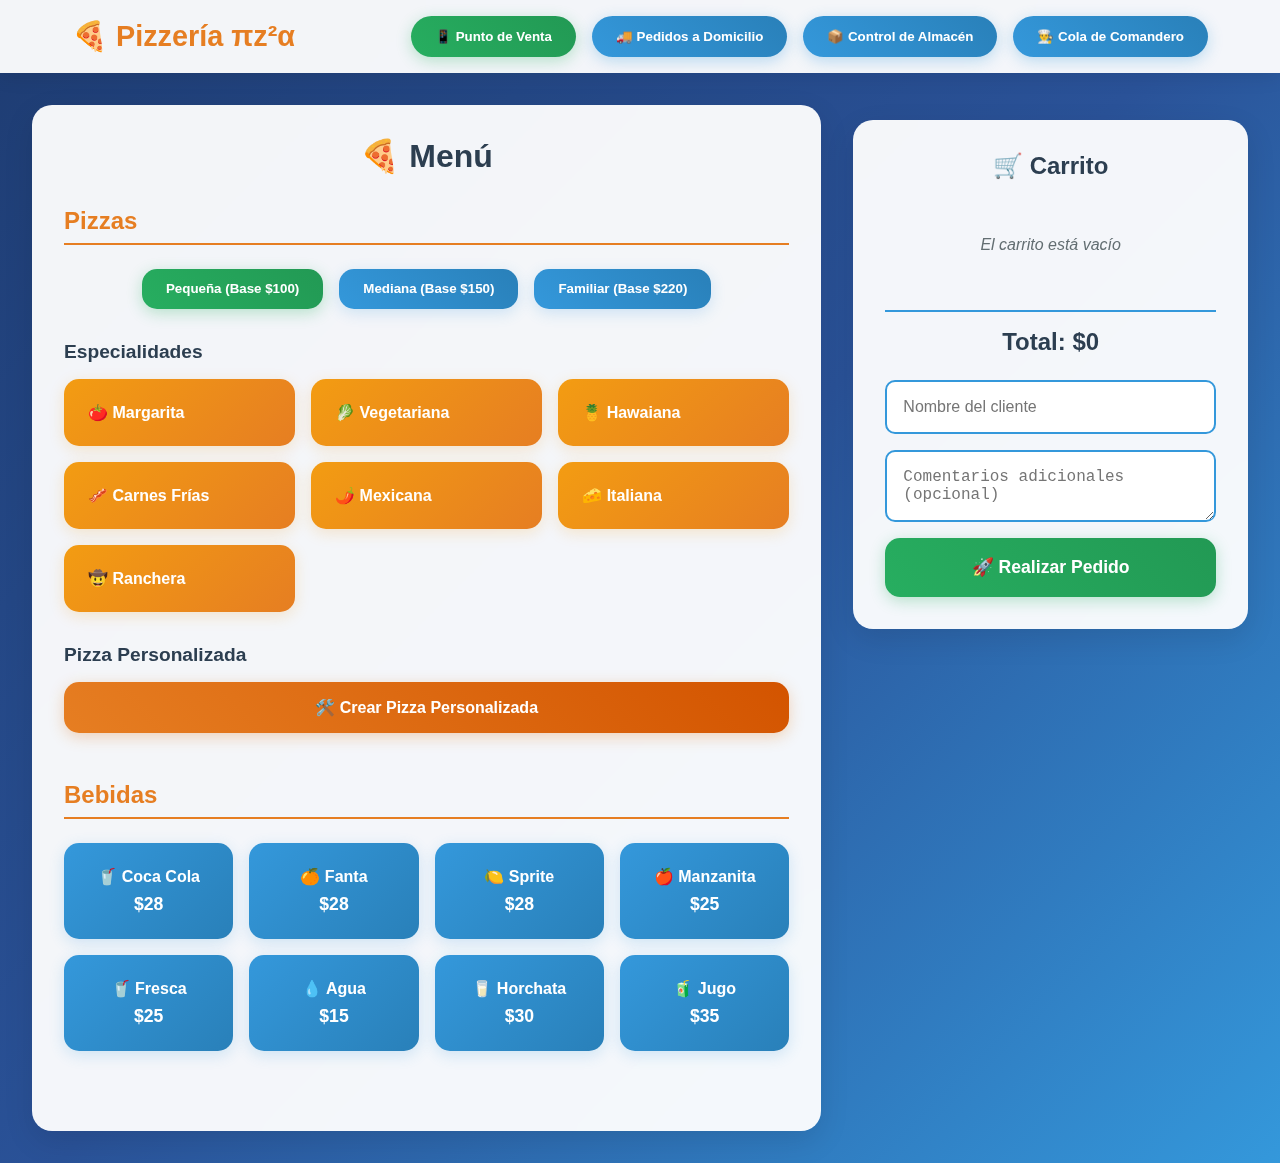
<file: index.html>
<!DOCTYPE html>
<html lang="es">

<head>
    <meta charset="UTF-8">
    <meta name="viewport" content="width=device-width, initial-scale=1.0">
    <link rel="icon" href="https://public-frontend-cos.metadl.com/mgx/img/favicon.png" type="image/png">
    <title>Pizzería Don Giuseppe</title>
    <link rel="stylesheet" href="./style.css">
</head>

<body>
    <!-- Navigation Header -->
    <header class="navbar">
        <div class="nav-container">
            <div class="logo">
                <h1>🍕 Pizzería πz²α</h1>
            </div>
            <nav class="nav-menu">
                <button class="nav-btn active" data-view="pos">📱 Punto de Venta</button>
                <button class="nav-btn" data-view="delivery">🚚 Pedidos a Domicilio</button>
                <button class="nav-btn" data-view="inventory">📦 Control de Almacén</button>
                <button class="nav-btn" data-view="orders">👨‍🍳 Cola de Comandero</button>
            </nav>
        </div>
    </header>

     <!-- ###################### CONTENIDO ########################## -->
    <main class="main-content">
        <!-- @@@ VISTA DE PUNTO DE VENTA @@@ -->
        <div id="pos-view" class="view active">
            <div class="pos-container">
                <div class="menu-section">
                    <h2>🍕 Menú</h2>
                    
                    <!-- Seccion Pizza -->
                    <div class="product-category">
                        <h3>Pizzas</h3>
                        <div class="size-selector">
                            <button class="size-btn active" data-size="pequeña" data-multiplier="1">Pequeña (Base $100)</button>
                            <button class="size-btn" data-size="mediana" data-multiplier="1.5">Mediana (Base $150)</button>
                            <button class="size-btn" data-size="familiar" data-multiplier="2.2">Familiar (Base $220)</button>
                        </div>
                        
                        <!-- Especialidades -->
                        <div class="specialty-pizzas">
                            <h4>Especialidades</h4>
                            <div class="pizza-grid">
                                <div class="pizza-card" data-specialty="margarita" data-price="120">
                                    <span>🍅 Margarita</span>
                                    
                                </div>
                                <div class="pizza-card" data-specialty="vegetariana" data-price="130">
                                    <span>🥬 Vegetariana</span>
                                    
                                </div>
                                <div class="pizza-card" data-specialty="hawaiana" data-price="130">
                                    <span>🍍 Hawaiana</span>
                                    
                                </div>
                                <div class="pizza-card" data-specialty="carnes-frias" data-price="140">
                                    <span>🥓 Carnes Frías</span>
                                    
                                </div>
                                <div class="pizza-card" data-specialty="mexicana" data-price="135">
                                    <span>🌶️ Mexicana</span>
                                    
                                </div>
                                <div class="pizza-card" data-specialty="italiana" data-price="135">
                                    <span>🧀 Italiana</span>
                                    
                                </div>
                                <div class="pizza-card" data-specialty="ranchera" data-price="145">
                                    <span>🤠 Ranchera</span>
                                    
                                </div>
                            </div>
                        </div>

                        <!-- EL arma pizzas -->
                        <div class="custom-pizza">
                            <h4>Pizza Personalizada</h4>
                            <button class="build-pizza-btn">🛠️ Crear Pizza Personalizada</button>
                            <div class="ingredients-panel" style="display: none;">
                                <h5>Ingredientes</h5>
                                <div class="ingredients-grid">
                                    <label class="ingredient-item">
                                        <input type="checkbox" data-ingredient="peperoni" data-price="20">
                                        <span>🍕 Peperoni (+$20)</span>
                                    </label>
                                    <label class="ingredient-item">
                                        <input type="checkbox" data-ingredient="jamon" data-price="18">
                                        <span>🍖 Jamón (+$18)</span>
                                    </label>
                                    <label class="ingredient-item">
                                        <input type="checkbox" data-ingredient="salami" data-price="22">
                                        <span>🥩 Salami (+$22)</span>
                                    </label>
                                    <label class="ingredient-item">
                                        <input type="checkbox" data-ingredient="chorizo" data-price="25">
                                        <span>🌭 Chorizo (+$25)</span>
                                    </label>
                                    <label class="ingredient-item">
                                        <input type="checkbox" data-ingredient="tocino" data-price="24">
                                        <span>🥓 Tocino (+$24)</span>
                                    </label>
                                    <label class="ingredient-item">
                                        <input type="checkbox" data-ingredient="pastor" data-price="26">
                                        <span>🌮 Pastor (+$26)</span>
                                    </label>
                                    <label class="ingredient-item">
                                        <input type="checkbox" data-ingredient="champiñon" data-price="15">
                                        <span>🍄 Champiñón (+$15)</span>
                                    </label>
                                    <label class="ingredient-item">
                                        <input type="checkbox" data-ingredient="piña" data-price="12">
                                        <span>🍍 Piña (+$12)</span>
                                    </label>
                                    <label class="ingredient-item">
                                        <input type="checkbox" data-ingredient="cebolla" data-price="10">
                                        <span>🧅 Cebolla (+$10)</span>
                                    </label>
                                    <label class="ingredient-item">
                                        <input type="checkbox" data-ingredient="chile" data-price="8">
                                        <span>🌶️ Chile (+$8)</span>
                                    </label>
                                    <label class="ingredient-item">
                                        <input type="checkbox" data-ingredient="parmesano" data-price="16">
                                        <span>🧀 Parmesano (+$16)</span>
                                    </label>
                                </div>
                                <button class="add-custom-pizza">Agregar Pizza ($<span id="custom-price">100</span>)</button>
                            </div>
                        </div>
                    </div>

                    <!-- Bebidas -->
                    <div class="product-category">
                        <h3>Bebidas</h3>
                        <div class="drinks-grid">
                            <div class="drink-card" data-drink="coca" data-price="28">
                                <span>🥤 Coca Cola</span>
                                <span class="price">$28</span>
                            </div>
                            <div class="drink-card" data-drink="fanta" data-price="28">
                                <span>🍊 Fanta</span>
                                <span class="price">$28</span>
                            </div>
                            <div class="drink-card" data-drink="sprite" data-price="28">
                                <span>🍋 Sprite</span>
                                <span class="price">$28</span>
                            </div>
                            <div class="drink-card" data-drink="manzanita" data-price="25">
                                <span>🍎 Manzanita</span>
                                <span class="price">$25</span>
                            </div>
                            <div class="drink-card" data-drink="fresca" data-price="25">
                                <span>🥤 Fresca</span>
                                <span class="price">$25</span>
                            </div>
                            <div class="drink-card" data-drink="agua" data-price="15">
                                <span>💧 Agua</span>
                                <span class="price">$15</span>
                            </div>
                            <div class="drink-card" data-drink="horchata" data-price="30">
                                <span>🥛 Horchata</span>
                                <span class="price">$30</span>
                            </div>
                            <div class="drink-card" data-drink="jugo" data-price="35">
                                <span>🧃 Jugo</span>
                                <span class="price">$35</span>
                            </div>
                        </div>
                    </div>
                </div>

                <!-- El carrito (donde se acumulan los productos de tu orden) -->
                <div class="cart-section">
                    <h2>🛒 Carrito</h2>
                    <div class="cart-items" id="cart-items">
                        <p class="empty-cart">El carrito está vacío</p>
                    </div>
                    <div class="cart-total">
                        <h3>Total: $<span id="cart-total">0</span></h3>
                    </div>
                    <div class="customer-info">
                        <input type="text" id="customer-name" placeholder="Nombre del cliente" required>
                        <textarea id="order-comments" placeholder="Comentarios adicionales (opcional)" rows="2"></textarea>
                        <button class="place-order-btn" id="place-order">🚀 Realizar Pedido</button>
                    </div>
                </div>
            </div>
        </div>

        <!-- @@@ VISTA DE PEDIDO A DOMICILIO @@@ -->
        <div id="delivery-view" class="view">
            <div class="delivery-container">
                <div class="delivery-redirect">
                    <h2>🚚 Pedidos a Domicilio</h2>
                    <p>Para realizar pedidos a domicilio, utiliza nuestra página especializada:</p>
                    <button class="delivery-redirect-btn" onclick="window.open('./delivery.html', '_blank')">
                        🚀 Ir a Pedidos a Domicilio
                    </button>
                </div>
            </div>
        </div>

        <!-- @@@ VISTA DEL INVENTARIO @@@ -->
        <div id="inventory-view" class="view">
            <div class="inventory-container">
                <h2>📦 Control de Almacén</h2>
                <div class="inventory-categories">
                    <div class="inventory-section">
                        <h3>🍕 Ingredientes</h3>
                        <div class="inventory-grid" id="ingredients-inventory">
                            <!-- JavaScript -->
                        </div>
                    </div>
                    <div class="inventory-section">
                        <h3>🥤 Bebidas</h3>
                        <div class="inventory-grid" id="drinks-inventory">
                            <!-- JavaScript -->
                        </div>
                    </div>
                    <div class="inventory-section">
                        <h3>📦 Desechables</h3>
                        <div class="inventory-grid" id="disposables-inventory">
                            <!-- JavaScript -->
                        </div>
                    </div>
                </div>
            </div>
        </div>

        <!-- @@@ VISTA DE COLA DEL COMANDERO @@@ -->
        <div id="orders-view" class="view">
            <div class="orders-container">
                <h2>👨‍🍳 Cola de Comandero</h2>
                <div class="orders-sections">
                    <div class="orders-column">
                        <h3>🏪 Pedidos en Local</h3>
                        <div class="orders-list" id="pos-orders">
                            <!-- JavaScript -->
                        </div>
                    </div>
                    <div class="orders-column">
                        <h3>🚚 Pedidos a Domicilio</h3>
                        <div class="orders-list" id="delivery-orders">
                            <!-- JavaScript -->
                        </div>
                    </div>
                </div>
            </div>
        </div>
    </main>

    <script src="./script.js"></script>
</body>

</html>
</file>
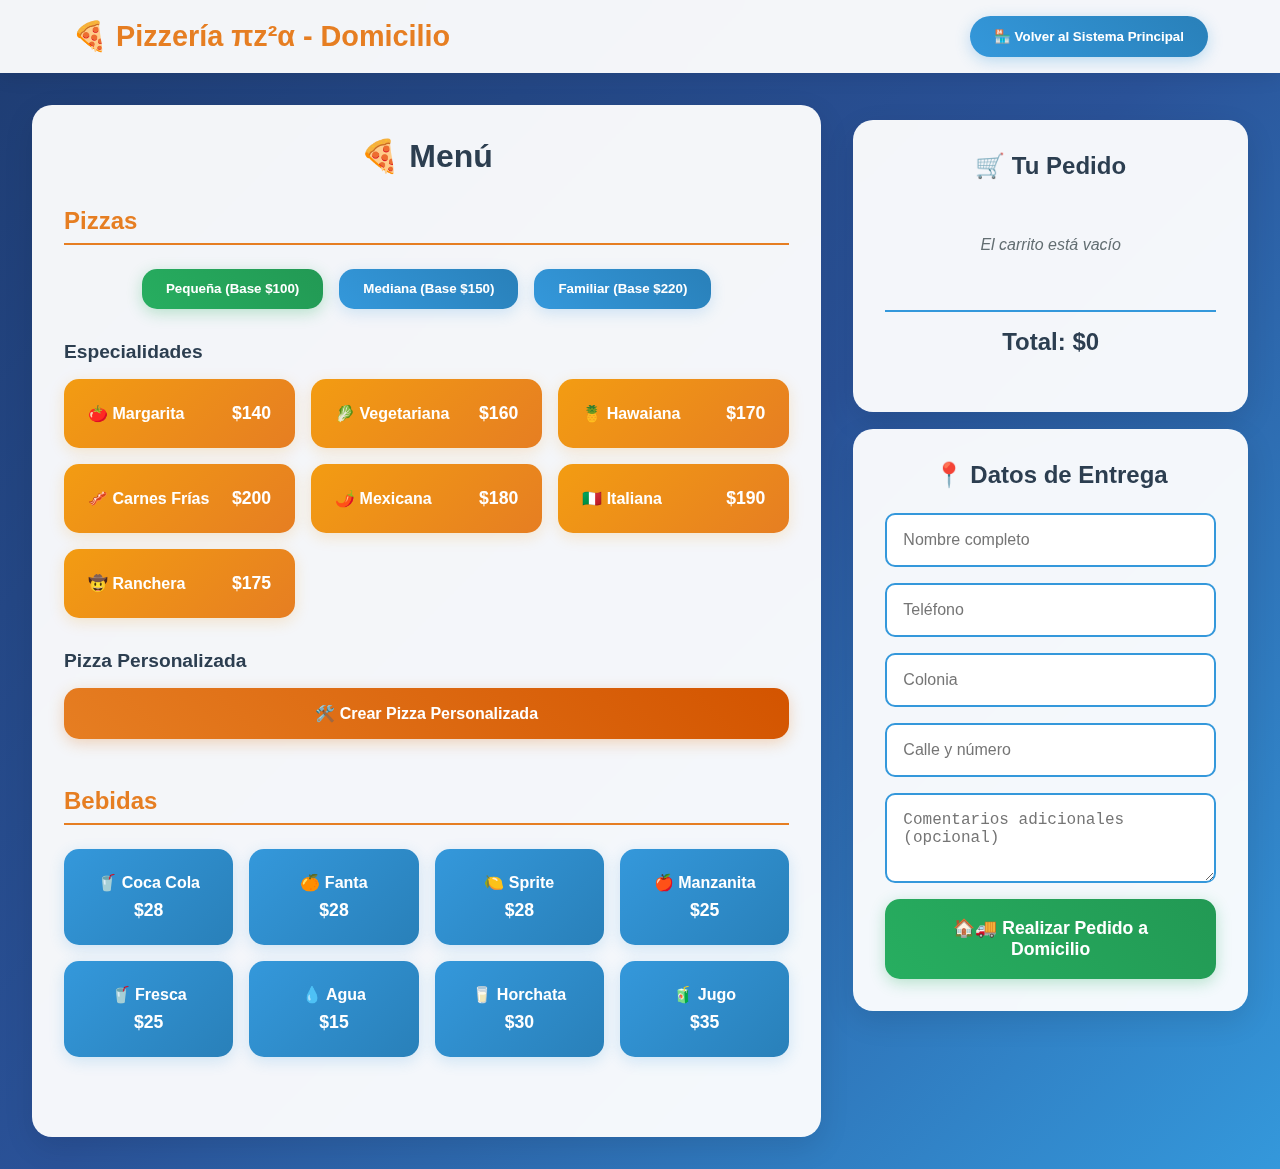
<file: delivery.html>
<!DOCTYPE html>
<html lang="es">

<head>
    <meta charset="UTF-8">
    <meta name="viewport" content="width=device-width, initial-scale=1.0">
    <link rel="icon" href="https://public-frontend-cos.metadl.com/mgx/img/favicon.png" type="image/png">
    <title>Pedidos a Domicilio - Pizzería πz²α</title>
    <link rel="stylesheet" href="./style.css">
</head>

<body>
    <!-- #### HEADER #### -->
    <header class="navbar">
        <div class="nav-container">
            <div class="logo">
                <h1>🍕 Pizzería πz²α - Domicilio</h1>
            </div>
            <nav class="nav-menu">
                <button class="nav-btn" onclick="window.open('./index.html', '_blank')">🏪 Volver al Sistema Principal</button>
            </nav>
        </div>
    </header>
    <!-- #### BODY ##### -->
    <main class="main-content">
        <div class="delivery-full-view">
            <div class="delivery-layout">
                <!-- Sección del Menú -->
                <div class="menu-section">
                    <h2>🍕 Menú</h2>
                    
                    <!-- Seccion Pizza -->
                    <div class="product-category">
                        <h3>Pizzas</h3>
                        <div class="size-selector">
                            <button class="size-btn active" data-size="pequeña" data-multiplier="1">Pequeña (Base $100)</button>
                            <button class="size-btn" data-size="mediana" data-multiplier="1.5">Mediana (Base $150)</button>
                            <button class="size-btn" data-size="familiar" data-multiplier="2.2">Familiar (Base $220)</button>
                        </div>
                        
                        <!-- Especialidades -->
                        <div class="specialty-pizzas">
                            <h4>Especialidades</h4>
                            <div class="pizza-grid">
                                <div class="pizza-card" data-specialty="margarita" data-price="140">
                                    <span>🍅 Margarita</span>
                                    <span class="price">$140</span>
                                </div>
                                <div class="pizza-card" data-specialty="vegetariana" data-price="160">
                                    <span>🥬 Vegetariana</span>
                                    <span class="price">$160</span>
                                </div>
                                <div class="pizza-card" data-specialty="hawaiana" data-price="170">
                                    <span>🍍 Hawaiana</span>
                                    <span class="price">$170</span>
                                </div>
                                <div class="pizza-card" data-specialty="carnes-frias" data-price="200">
                                    <span>🥓 Carnes Frías</span>
                                    <span class="price">$200</span>
                                </div>
                                <div class="pizza-card" data-specialty="mexicana" data-price="180">
                                    <span>🌶️ Mexicana</span>
                                    <span class="price">$180</span>
                                </div>
                                <div class="pizza-card" data-specialty="italiana" data-price="190">
                                    <span>🇮🇹 Italiana</span>
                                    <span class="price">$190</span>
                                </div>
                                <div class="pizza-card" data-specialty="ranchera" data-price="175">
                                    <span>🤠 Ranchera</span>
                                    <span class="price">$175</span>
                                </div>
                            </div>
                        </div>

                        <!-- Pizza personalizada -->
                        <div class="custom-pizza">
                            <h4>Pizza Personalizada</h4>
                            <button class="build-pizza-btn">🛠️ Crear Pizza Personalizada</button>
                            <div class="ingredients-panel" style="display: none;">
                                <h5>Ingredientes</h5>
                                <div class="ingredients-grid">
                                    <label class="ingredient-item">
                                        <input type="checkbox" data-ingredient="peperoni" data-price="20">
                                        <span>🍕 Peperoni (+$20)</span>
                                    </label>
                                    <label class="ingredient-item">
                                        <input type="checkbox" data-ingredient="jamon" data-price="18">
                                        <span>🍖 Jamón (+$18)</span>
                                    </label>
                                    <label class="ingredient-item">
                                        <input type="checkbox" data-ingredient="salami" data-price="22">
                                        <span>🥩 Salami (+$22)</span>
                                    </label>
                                    <label class="ingredient-item">
                                        <input type="checkbox" data-ingredient="chorizo" data-price="25">
                                        <span>🌭 Chorizo (+$25)</span>
                                    </label>
                                    <label class="ingredient-item">
                                        <input type="checkbox" data-ingredient="tocino" data-price="24">
                                        <span>🥓 Tocino (+$24)</span>
                                    </label>
                                    <label class="ingredient-item">
                                        <input type="checkbox" data-ingredient="pastor" data-price="26">
                                        <span>🌮 Pastor (+$26)</span>
                                    </label>
                                    <label class="ingredient-item">
                                        <input type="checkbox" data-ingredient="champiñon" data-price="15">
                                        <span>🍄 Champiñón (+$15)</span>
                                    </label>
                                    <label class="ingredient-item">
                                        <input type="checkbox" data-ingredient="piña" data-price="12">
                                        <span>🍍 Piña (+$12)</span>
                                    </label>
                                    <label class="ingredient-item">
                                        <input type="checkbox" data-ingredient="cebolla" data-price="10">
                                        <span>🧅 Cebolla (+$10)</span>
                                    </label>
                                    <label class="ingredient-item">
                                        <input type="checkbox" data-ingredient="chile" data-price="8">
                                        <span>🌶️ Chile (+$8)</span>
                                    </label>
                                    <label class="ingredient-item">
                                        <input type="checkbox" data-ingredient="parmesano" data-price="16">
                                        <span>🧀 Parmesano (+$16)</span>
                                    </label>
                                </div>
                                <button class="add-custom-pizza">Agregar Pizza ($<span id="custom-price">100</span>)</button>
                            </div>
                        </div>
                    </div>

                    <!-- Bebidas -->
                    <div class="product-category">
                        <h3>Bebidas</h3>
                        <div class="drinks-grid">
                            <div class="drink-card" data-drink="coca" data-price="28">
                                <span>🥤 Coca Cola</span>
                                <span class="price">$28</span>
                            </div>
                            <div class="drink-card" data-drink="fanta" data-price="28">
                                <span>🍊 Fanta</span>
                                <span class="price">$28</span>
                            </div>
                            <div class="drink-card" data-drink="sprite" data-price="28">
                                <span>🍋 Sprite</span>
                                <span class="price">$28</span>
                            </div>
                            <div class="drink-card" data-drink="manzanita" data-price="25">
                                <span>🍎 Manzanita</span>
                                <span class="price">$25</span>
                            </div>
                            <div class="drink-card" data-drink="fresca" data-price="25">
                                <span>🥤 Fresca</span>
                                <span class="price">$25</span>
                            </div>
                            <div class="drink-card" data-drink="agua" data-price="15">
                                <span>💧 Agua</span>
                                <span class="price">$15</span>
                            </div>
                            <div class="drink-card" data-drink="horchata" data-price="30">
                                <span>🥛 Horchata</span>
                                <span class="price">$30</span>
                            </div>
                            <div class="drink-card" data-drink="jugo" data-price="35">
                                <span>🧃 Jugo</span>
                                <span class="price">$35</span>
                            </div>
                        </div>
                    </div>
                </div>

                <!-- Sección del Carrito y Datos de Entrega -->
                <div class="delivery-order-section">
                    <!-- Carrito -->
                    <div class="cart-section">
                        <h2>🛒 Tu Pedido</h2>
                        <div class="cart-items" id="cart-items">
                            <p class="empty-cart">El carrito está vacío</p>
                        </div>
                        <div class="cart-total">
                            <h3>Total: $<span id="cart-total">0</span></h3>
                        </div>
                    </div>

                    <!-- Datos de Entrega -->
                    <div class="delivery-info-section">
                        <h2>📍 Datos de Entrega</h2>
                        <div class="delivery-form">
                            <input type="text" id="delivery-name" placeholder="Nombre completo" required>
                            <input type="tel" id="delivery-phone" placeholder="Teléfono" required>
                            <input type="text" id="delivery-colonia" placeholder="Colonia" required>
                            <input type="text" id="delivery-calle" placeholder="Calle y número" required>
                            <textarea id="delivery-comments" placeholder="Comentarios adicionales (opcional)" rows="3"></textarea>
                            <button class="place-order-btn" id="place-delivery-order">🏠🚚 Realizar Pedido a Domicilio </button>
                        </div>
                    </div>
                </div>
            </div>
        </div>
    </main>

    <script src="./script.js"></script>
    <script>
        // Configurar la app para modo delivery
        // Esto es para que el sistema reconozca que está en la vista de delivery
        document.addEventListener('DOMContentLoaded', () => { // Esperar a que el DOM esté cargado 
            if (typeof app !== 'undefined') {
                app.currentView = 'delivery';
                app.isDeliveryPage = true;
            }
        });
    </script>
</body>

</html>
</file>
<file: style.css>
/* Estilos principales para la Pizzería πz²α - Paleta Azul, Verde y Naranja */

* {
    margin: 0;
    padding: 0;
    box-sizing: border-box;
}

body {
    font-family: 'Segoe UI', Tahoma, Geneva, Verdana, sans-serif;
    background: linear-gradient(135deg, #1e3c72 0%, #2a5298 50%, #3498db 100%);
    min-height: 100vh;
    color: #2c3e50;
}

/*
    #######################
    HEADER Y NAVEGACIÓN
    #######################
*/
.navbar {
    background: rgba(255, 255, 255, 0.95);
    backdrop-filter: blur(10px);
    padding: 1rem 0;
    box-shadow: 0 2px 20px rgba(0, 0, 0, 0.1);
    position: sticky;
    top: 0;
    z-index: 1000;
}

.nav-container {
    max-width: 1200px;
    margin: 0 auto;
    display: flex;
    justify-content: space-between;
    align-items: center;
    padding: 0 2rem;
}

.logo h1 {
    color: #e67e22;
    font-size: 1.8rem;
    font-weight: bold;
}

.nav-menu {
    display: flex;
    gap: 1rem;
}

.nav-btn {
    background: linear-gradient(45deg, #3498db, #2980b9);
    color: white;
    border: none;
    padding: 0.8rem 1.5rem;
    border-radius: 25px;
    cursor: pointer;
    font-weight: 600;
    transition: all 0.3s ease;
    box-shadow: 0 4px 15px rgba(52, 152, 219, 0.3);
}

.nav-btn:hover {
    transform: translateY(-2px);
    box-shadow: 0 6px 20px rgba(52, 152, 219, 0.4);
    background: linear-gradient(45deg, #2980b9, #1f4e79);
}

.nav-btn.active {
    background: linear-gradient(45deg, #27ae60, #229954);
    box-shadow: 0 4px 15px rgba(39, 174, 96, 0.3);
}

/* Contenido Principal */
.main-content {
    max-width: 1400px;
    margin: 2rem auto;
    padding: 0 2rem;
}

.view {
    display: none;
    animation: fadeIn 0.5s ease-in;
}

.view.active {
    display: block;
}

@keyframes fadeIn {
    from { opacity: 0; transform: translateY(20px); }
    to { opacity: 1; transform: translateY(0); }
}

/* Vista de Punto de Venta */
.pos-container {
    display: grid;
    grid-template-columns: 2fr 1fr;
    gap: 2rem;
    min-height: 80vh;
}

.menu-section {
    background: rgba(255, 255, 255, 0.95);
    border-radius: 20px;
    padding: 2rem;
    box-shadow: 0 10px 30px rgba(0, 0, 0, 0.1);
    backdrop-filter: blur(10px);
}

.menu-section h2 {
    color: #2c3e50;
    margin-bottom: 2rem;
    text-align: center;
    font-size: 2rem;
}
/* 
    #######################
  APARTADE DE MENU DE PRODUCTOS
    #######################
*/
/* Categorías de Productos */
.product-category {
    margin-bottom: 3rem;
}

.product-category h3 {
    color: #e67e22;
    margin-bottom: 1.5rem;
    font-size: 1.5rem;
    border-bottom: 2px solid #e67e22;
    padding-bottom: 0.5rem;
}

/* Selector de Tamaño */
.size-selector {
    display: flex;
    gap: 1rem;
    margin-bottom: 2rem;
    justify-content: center;
}

.size-btn {
    background: linear-gradient(45deg, #3498db, #2980b9);
    color: white;
    border: none;
    padding: 0.8rem 1.5rem;
    border-radius: 15px;
    cursor: pointer;
    font-weight: 600;
    transition: all 0.3s ease;
    box-shadow: 0 4px 15px rgba(52, 152, 219, 0.2);
}

.size-btn:hover {
    transform: translateY(-2px);
    box-shadow: 0 6px 20px rgba(52, 152, 219, 0.3);
}

.size-btn.active {
    background: linear-gradient(45deg, #27ae60, #229954);
    box-shadow: 0 4px 15px rgba(39, 174, 96, 0.3);
}

/* Especialidades de Pizza */
.specialty-pizzas {
    margin-bottom: 2rem;
}

.specialty-pizzas h4 {
    color: #2c3e50;
    margin-bottom: 1rem;
    font-size: 1.2rem;
}

.pizza-grid {
    display: grid;
    grid-template-columns: repeat(auto-fit, minmax(200px, 1fr));
    gap: 1rem;
}

.pizza-card {
    background: linear-gradient(135deg, #f39c12 0%, #e67e22 100%);
    border-radius: 15px;
    padding: 1.5rem;
    cursor: pointer;
    transition: all 0.3s ease;
    box-shadow: 0 4px 15px rgba(243, 156, 18, 0.2);
    display: flex;
    justify-content: space-between;
    align-items: center;
    color: white;
    font-weight: 600;
}

.pizza-card:hover {
    transform: translateY(-5px);
    box-shadow: 0 8px 25px rgba(243, 156, 18, 0.3);
    background: linear-gradient(135deg, #e67e22 0%, #d35400 100%);
}

.pizza-card .price {
    font-weight: bold;
    color: white;
    font-size: 1.1rem;
}

/* Pizza Personalizada */
.custom-pizza {
    margin-top: 2rem;
}

.custom-pizza h4 {
    color: #2c3e50;
    margin-bottom: 1rem;
    font-size: 1.2rem;
}

.build-pizza-btn {
    background: linear-gradient(45deg, #e67e22, #d35400);
    color: white;
    border: none;
    padding: 1rem 2rem;
    border-radius: 15px;
    cursor: pointer;
    font-weight: 600;
    font-size: 1rem;
    transition: all 0.3s ease;
    box-shadow: 0 4px 15px rgba(230, 126, 34, 0.3);
    width: 100%;
}

.build-pizza-btn:hover {
    transform: translateY(-2px);
    box-shadow: 0 6px 20px rgba(230, 126, 34, 0.4);
}

.ingredients-panel {
    margin-top: 1.5rem;
    background: rgba(255, 255, 255, 0.8);
    border-radius: 15px;
    padding: 1.5rem;
    border: 2px solid #3498db;
}

.ingredients-panel h5 {
    color: #2c3e50;
    margin-bottom: 1rem;
    text-align: center;
}

.ingredients-grid {
    display: grid;
    grid-template-columns: repeat(auto-fit, minmax(200px, 1fr));
    gap: 0.8rem;
    margin-bottom: 1.5rem;
}

.ingredient-item {
    display: flex;
    align-items: center;
    gap: 0.5rem;
    padding: 0.5rem;
    border-radius: 8px;
    background: rgba(52, 152, 219, 0.1);
    cursor: pointer;
    transition: all 0.3s ease;
}

.ingredient-item:hover {
    background: rgba(52, 152, 219, 0.2);
}

.ingredient-item input[type="checkbox"] {
    width: 18px;
    height: 18px;
    cursor: pointer;
}

.add-custom-pizza {
    background: linear-gradient(45deg, #27ae60, #229954);
    color: white;
    border: none;
    padding: 1rem 2rem;
    border-radius: 15px;
    cursor: pointer;
    font-weight: 600;
    font-size: 1rem;
    transition: all 0.3s ease;
    box-shadow: 0 4px 15px rgba(39, 174, 96, 0.3);
    width: 100%;
}

.add-custom-pizza:hover {
    transform: translateY(-2px);
    box-shadow: 0 6px 20px rgba(39, 174, 96, 0.4);
}

/* Bebidas */
.drinks-grid {
    display: grid;
    grid-template-columns: repeat(auto-fit, minmax(150px, 1fr));
    gap: 1rem;
}

.drink-card {
    background: linear-gradient(135deg, #3498db 0%, #2980b9 100%);
    border-radius: 15px;
    padding: 1.5rem;
    cursor: pointer;
    transition: all 0.3s ease;
    box-shadow: 0 4px 15px rgba(52, 152, 219, 0.2);
    display: flex;
    flex-direction: column;
    align-items: center;
    text-align: center;
    gap: 0.5rem;
    color: white;
    font-weight: 600;
}

.drink-card:hover {
    transform: translateY(-5px);
    box-shadow: 0 8px 25px rgba(52, 152, 219, 0.3);
    background: linear-gradient(135deg, #2980b9 0%, #1f4e79 100%);
}

.drink-card .price {
    font-weight: bold;
    color: white;
    font-size: 1.1rem;
}

/* ###### CARRITO ###### */
.cart-section {
    background: rgba(255, 255, 255, 0.95);
    border-radius: 20px;
    padding: 2rem;
    box-shadow: 0 10px 30px rgba(0, 0, 0, 0.1);
    backdrop-filter: blur(10px);
    height: fit-content;
    position: sticky;
    top: 120px;
}

.cart-section h2 {
    color: #2c3e50;
    margin-bottom: 1.5rem;
    text-align: center;
}

.cart-items {
    max-height: 400px;
    overflow-y: auto;
    margin-bottom: 1.5rem;
}

.cart-item {
    display: flex;
    justify-content: space-between;
    align-items: center;
    padding: 1rem;
    margin-bottom: 0.5rem;
    background: rgba(52, 152, 219, 0.1);
    border-radius: 10px;
    border-left: 4px solid #3498db;
}

.cart-item-info {
    flex: 1;
}

.cart-item-name {
    font-weight: 600;
    color: #2c3e50;
    margin-bottom: 0.3rem;
}

.cart-item-details {
    font-size: 0.9rem;
    color: #636e72;
}

.cart-item-price {
    font-weight: bold;
    color: #e67e22;
    margin-right: 1rem;
}

.remove-item {
    background: #e74c3c;
    color: white;
    border: none;
    border-radius: 50%;
    width: 30px;
    height: 30px;
    cursor: pointer;
    font-weight: bold;
    transition: all 0.3s ease;
}

.remove-item:hover {
    background: #c0392b;
    transform: scale(1.1);
}

.empty-cart {
    text-align: center;
    color: #636e72;
    font-style: italic;
    padding: 2rem;
}

.cart-total {
    border-top: 2px solid #3498db;
    padding-top: 1rem;
    margin-bottom: 1.5rem;
}

.cart-total h3 {
    text-align: center;
    color: #2c3e50;
    font-size: 1.5rem;
}

/* Información del Cliente */
.customer-info {
    display: flex;
    flex-direction: column;
    gap: 1rem;
}

.customer-info input,
.customer-info textarea {
    padding: 1rem;
    border: 2px solid #3498db;
    border-radius: 10px;
    font-size: 1rem;
    transition: all 0.3s ease;
    resize: vertical;
}

.customer-info input:focus,
.customer-info textarea:focus {
    outline: none;
    border-color: #27ae60;
    box-shadow: 0 0 10px rgba(39, 174, 96, 0.3);
}

.place-order-btn {
    background: linear-gradient(45deg, #27ae60, #229954);
    color: white;
    border: none;
    padding: 1.2rem 2rem;
    border-radius: 15px;
    cursor: pointer;
    font-weight: 600;
    font-size: 1.1rem;
    transition: all 0.3s ease;
    box-shadow: 0 4px 15px rgba(39, 174, 96, 0.3);
}

.place-order-btn:hover {
    transform: translateY(-2px);
    box-shadow: 0 6px 20px rgba(39, 174, 96, 0.4);
}

/* ##### VISTA DE delivery ##### */
.delivery-container {
    background: rgba(255, 255, 255, 0.95);
    border-radius: 20px;
    padding: 3rem;
    box-shadow: 0 10px 30px rgba(0, 0, 0, 0.1);
    backdrop-filter: blur(10px);
    text-align: center;
}

.delivery-redirect h2 {
    color: #2c3e50;
    margin-bottom: 1rem;
    font-size: 2rem;
}

.delivery-redirect p {
    color: #636e72;
    margin-bottom: 2rem;
    font-size: 1.1rem;
}

.delivery-redirect-btn {
    background: linear-gradient(45deg, #e67e22, #d35400);
    color: white;
    border: none;
    padding: 1.5rem 3rem;
    border-radius: 25px;
    cursor: pointer;
    font-weight: 600;
    font-size: 1.2rem;
    transition: all 0.3s ease;
    box-shadow: 0 6px 20px rgba(230, 126, 34, 0.3);
}

.delivery-redirect-btn:hover {
    transform: translateY(-3px);
    box-shadow: 0 8px 25px rgba(230, 126, 34, 0.4);
}

/* ###### ESTILOS DE ENVIO PARA LLEVAR ###### */
.delivery-full-view {
    min-height: 80vh;
}

.delivery-layout {
    display: grid;
    grid-template-columns: 2fr 1fr;
    gap: 2rem;
}

.delivery-order-section {
    display: flex;
    flex-direction: column;
    gap: 2rem;
}

.delivery-info-section {
    background: rgba(255, 255, 255, 0.95);
    border-radius: 20px;
    padding: 2rem;
    box-shadow: 0 10px 30px rgba(0, 0, 0, 0.1);
    backdrop-filter: blur(10px);
}

.delivery-info-section h2 {
    color: #2c3e50;
    margin-bottom: 1.5rem;
    text-align: center;
}

.delivery-form {
    display: flex;
    flex-direction: column;
    gap: 1rem;
}

.delivery-form input,
.delivery-form textarea {
    padding: 1rem;
    border: 2px solid #3498db;
    border-radius: 10px;
    font-size: 1rem;
    transition: all 0.3s ease;
    resize: vertical;
}

.delivery-form input:focus,
.delivery-form textarea:focus {
    outline: none;
    border-color: #27ae60;
    box-shadow: 0 0 10px rgba(39, 174, 96, 0.3);
}

/* ###### VISTA DEL INVENTARIO ###### */
.inventory-container {
    background: rgba(255, 255, 255, 0.95);
    border-radius: 20px;
    padding: 2rem;
    box-shadow: 0 10px 30px rgba(0, 0, 0, 0.1);
    backdrop-filter: blur(10px);
}

.inventory-container h2 {
    color: #2c3e50;
    margin-bottom: 2rem;
    text-align: center;
    font-size: 2rem;
}

.inventory-categories {
    display: flex;
    flex-direction: column;
    gap: 2rem;
}

.inventory-section h3 {
    color: #e67e22;
    margin-bottom: 1rem;
    font-size: 1.3rem;
    border-bottom: 2px solid #e67e22;
    padding-bottom: 0.5rem;
}

.inventory-grid {
    display: grid;
    grid-template-columns: repeat(auto-fit, minmax(300px, 1fr));
    gap: 1rem;
}

.inventory-item {
    background: linear-gradient(135deg, #f39c12 0%, #e67e22 100%);
    border-radius: 15px;
    padding: 1.5rem;
    display: flex;
    justify-content: space-between;
    align-items: center;
    box-shadow: 0 4px 15px rgba(243, 156, 18, 0.2);
    color: white;
}

.inventory-item-name {
    font-weight: 600;
    color: white;
}

.inventory-quantity {
    font-weight: bold;
    color: white;
    font-size: 1.2rem;
    margin: 0 1rem;
}

.quantity-controls {
    display: flex;
    gap: 0.5rem;
}

.quantity-btn {
    background: #3498db;
    color: white;
    border: none;
    border-radius: 50%;
    width: 35px;
    height: 35px;
    cursor: pointer;
    font-weight: bold;
    font-size: 1.1rem;
    transition: all 0.3s ease;
}

.quantity-btn:hover {
    background: #2980b9;
    transform: scale(1.1);
}

/* ##### VISTA DE ORDENES ##### */
.orders-container {
    background: rgba(255, 255, 255, 0.95);
    border-radius: 20px;
    padding: 2rem;
    box-shadow: 0 10px 30px rgba(0, 0, 0, 0.1);
    backdrop-filter: blur(10px);
}

.orders-container h2 {
    color: #2c3e50;
    margin-bottom: 2rem;
    text-align: center;
    font-size: 2rem;
}

.orders-sections {
    display: grid;
    grid-template-columns: 1fr 1fr;
    gap: 2rem;
}

.orders-column h3 {
    color: #e67e22;
    margin-bottom: 1rem;
    font-size: 1.3rem;
    text-align: center;
    border-bottom: 2px solid #e67e22;
    padding-bottom: 0.5rem;
}

.orders-list {
    max-height: 600px;
    overflow-y: auto;
}

.order-card {
    background: linear-gradient(135deg, #3498db 0%, #2980b9 100%);
    border-radius: 15px;
    padding: 1.5rem;
    margin-bottom: 1rem;
    box-shadow: 0 4px 15px rgba(52, 152, 219, 0.2);
    color: white;
}

.order-header {
    display: flex;
    justify-content: space-between;
    align-items: center;
    margin-bottom: 1rem;
    font-weight: bold;
}

.order-id {
    color: white;
}

.order-time {
    color: rgba(255, 255, 255, 0.8);
    font-size: 0.9rem;
}

.order-customer {
    color: white;
    font-weight: 600;
    margin-bottom: 0.5rem;
}

.order-delivery {
    background: rgba(255, 255, 255, 0.2);
    border-radius: 8px;
    padding: 0.8rem;
    margin-bottom: 1rem;
    font-size: 0.9rem;
}

.order-comments {
    background: rgba(39, 174, 96, 0.3);
    border-radius: 8px;
    padding: 0.8rem;
    margin-bottom: 1rem;
    font-style: italic;
    color: white;
}

.order-items {
    background: rgba(255, 255, 255, 0.2);
    border-radius: 8px;
    padding: 1rem;
    margin-bottom: 1rem;
}

.order-item {
    display: flex;
    justify-content: space-between;
    align-items: center;
    padding: 0.3rem 0;
    border-bottom: 1px solid rgba(255, 255, 255, 0.2);
}

.order-item:last-child {
    border-bottom: none;
}

.order-total {
    font-weight: bold;
    color: #f39c12;
    font-size: 1.1rem;
    text-align: center;
    margin-bottom: 1rem;
}

.complete-order-btn {
    background: linear-gradient(45deg, #27ae60, #229954);
    color: white;
    border: none;
    padding: 0.8rem 1.5rem;
    border-radius: 10px;
    cursor: pointer;
    font-weight: 600;
    transition: all 0.3s ease;
    box-shadow: 0 4px 15px rgba(39, 174, 96, 0.3);
    width: 100%;
}

.complete-order-btn:hover {
    transform: translateY(-2px);
    box-shadow: 0 6px 20px rgba(39, 174, 96, 0.4);
}

/* Mensajes */
.success-message,
.error-message {
    position: fixed;
    top: 20px;
    right: 20px;
    padding: 1rem 2rem;
    border-radius: 10px;
    color: white;
    font-weight: 600;
    z-index: 10000;
    animation: slideIn 0.3s ease-out;
}

.success-message {
    background: linear-gradient(45deg, #27ae60, #229954);
}

.error-message {
    background: linear-gradient(45deg, #e74c3c, #c0392b);
}

@keyframes slideIn {
    from {
        transform: translateX(100%);
        opacity: 0;
    }
    to {
        transform: translateX(0);
        opacity: 1;
    }
}

/* Responsive Design */
@media (max-width: 1024px) {
    .pos-container,
    .delivery-layout {
        grid-template-columns: 1fr;
    }
    
    .orders-sections {
        grid-template-columns: 1fr;
    }
    
    .nav-menu {
        flex-wrap: wrap;
        justify-content: center;
    }
    
    .nav-btn {
        padding: 0.6rem 1rem;
        font-size: 0.9rem;
    }
}

@media (max-width: 768px) {
    .nav-container {
        flex-direction: column;
        gap: 1rem;
    }
    
    .pizza-grid,
    .drinks-grid {
        grid-template-columns: 1fr;
    }
    
    .ingredients-grid {
        grid-template-columns: 1fr;
    }
    
    .inventory-grid {
        grid-template-columns: 1fr;
    }
    
    .main-content {
        padding: 0 1rem;
    }
    
    .menu-section,
    .cart-section,
    .delivery-info-section {
        padding: 1.5rem;
    }
}

@media (max-width: 480px) {
    .logo h1 {
        font-size: 1.4rem;
    }
    
    .nav-btn {
        padding: 0.5rem 0.8rem;
        font-size: 0.8rem;
    }
    
    .size-selector {
        flex-direction: column;
        align-items: center;
    }
    
    .cart-section {
        position: static;
    }
}
</file>
